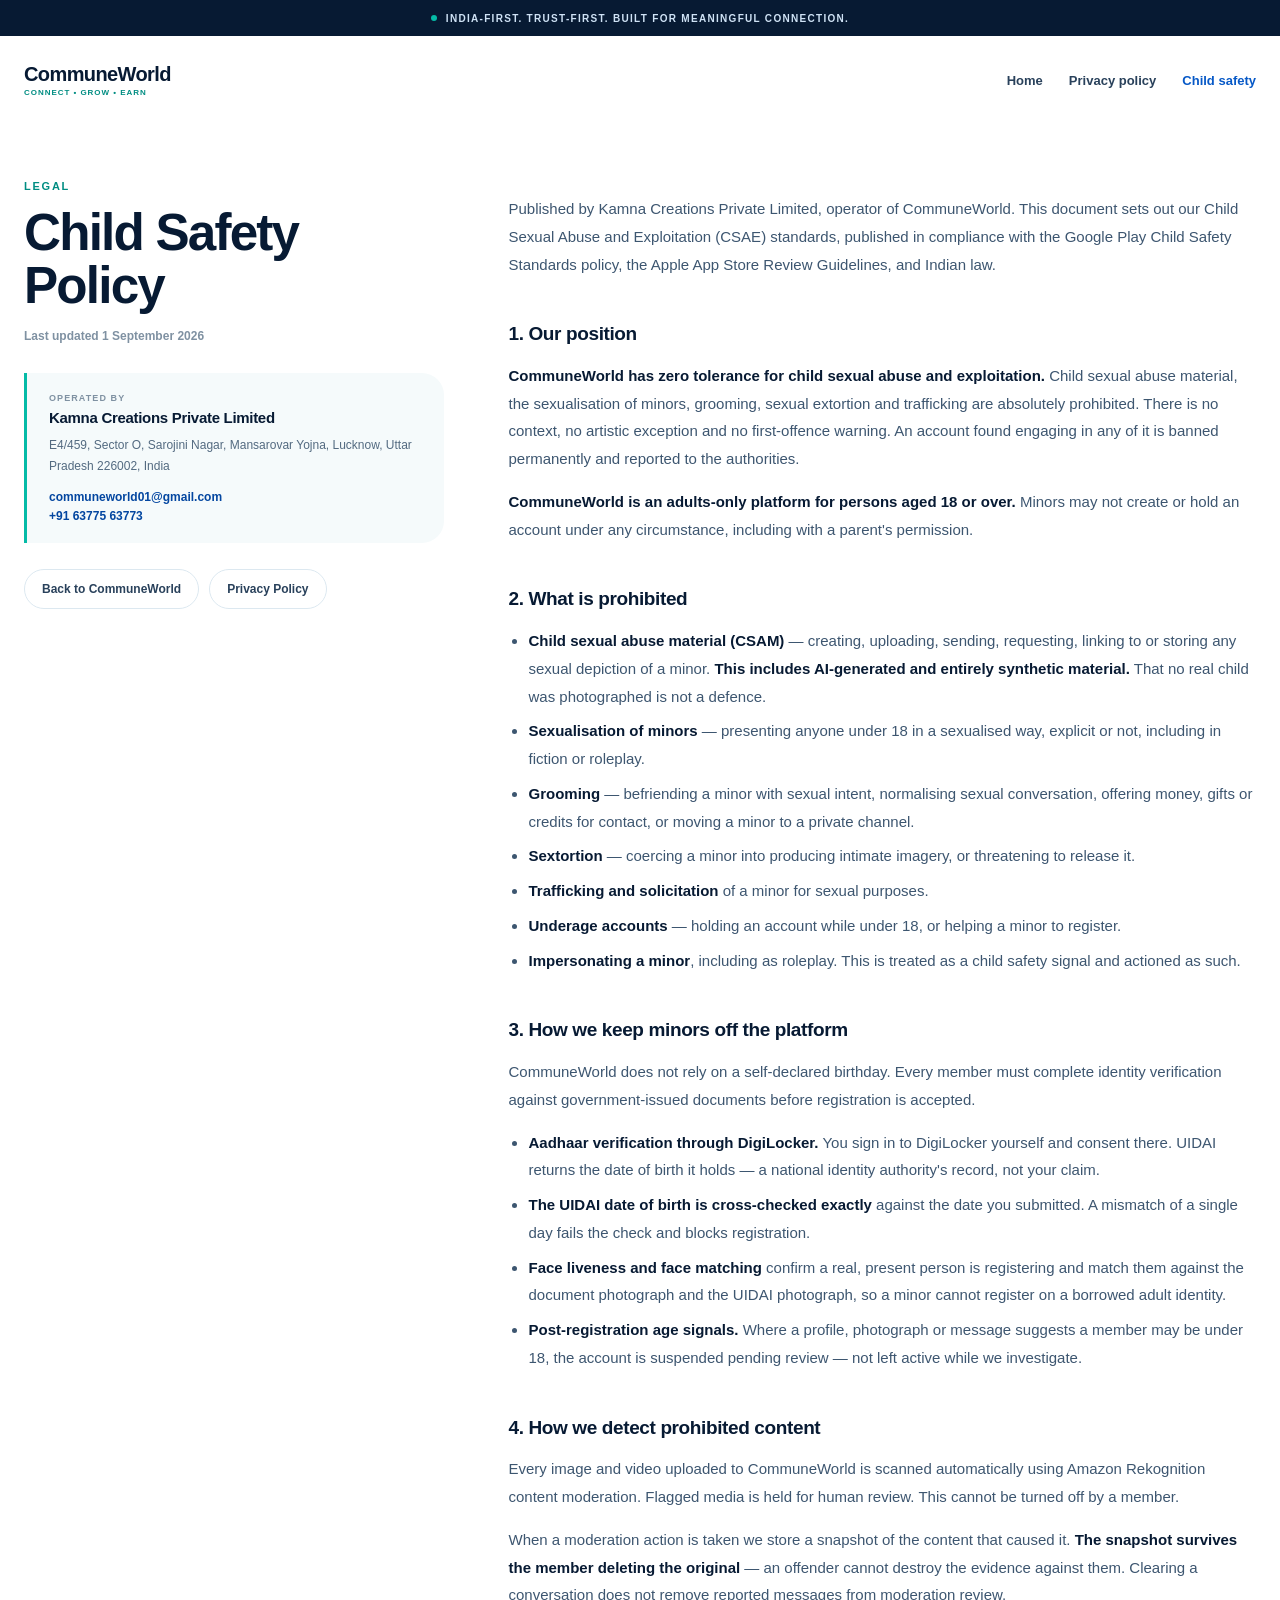
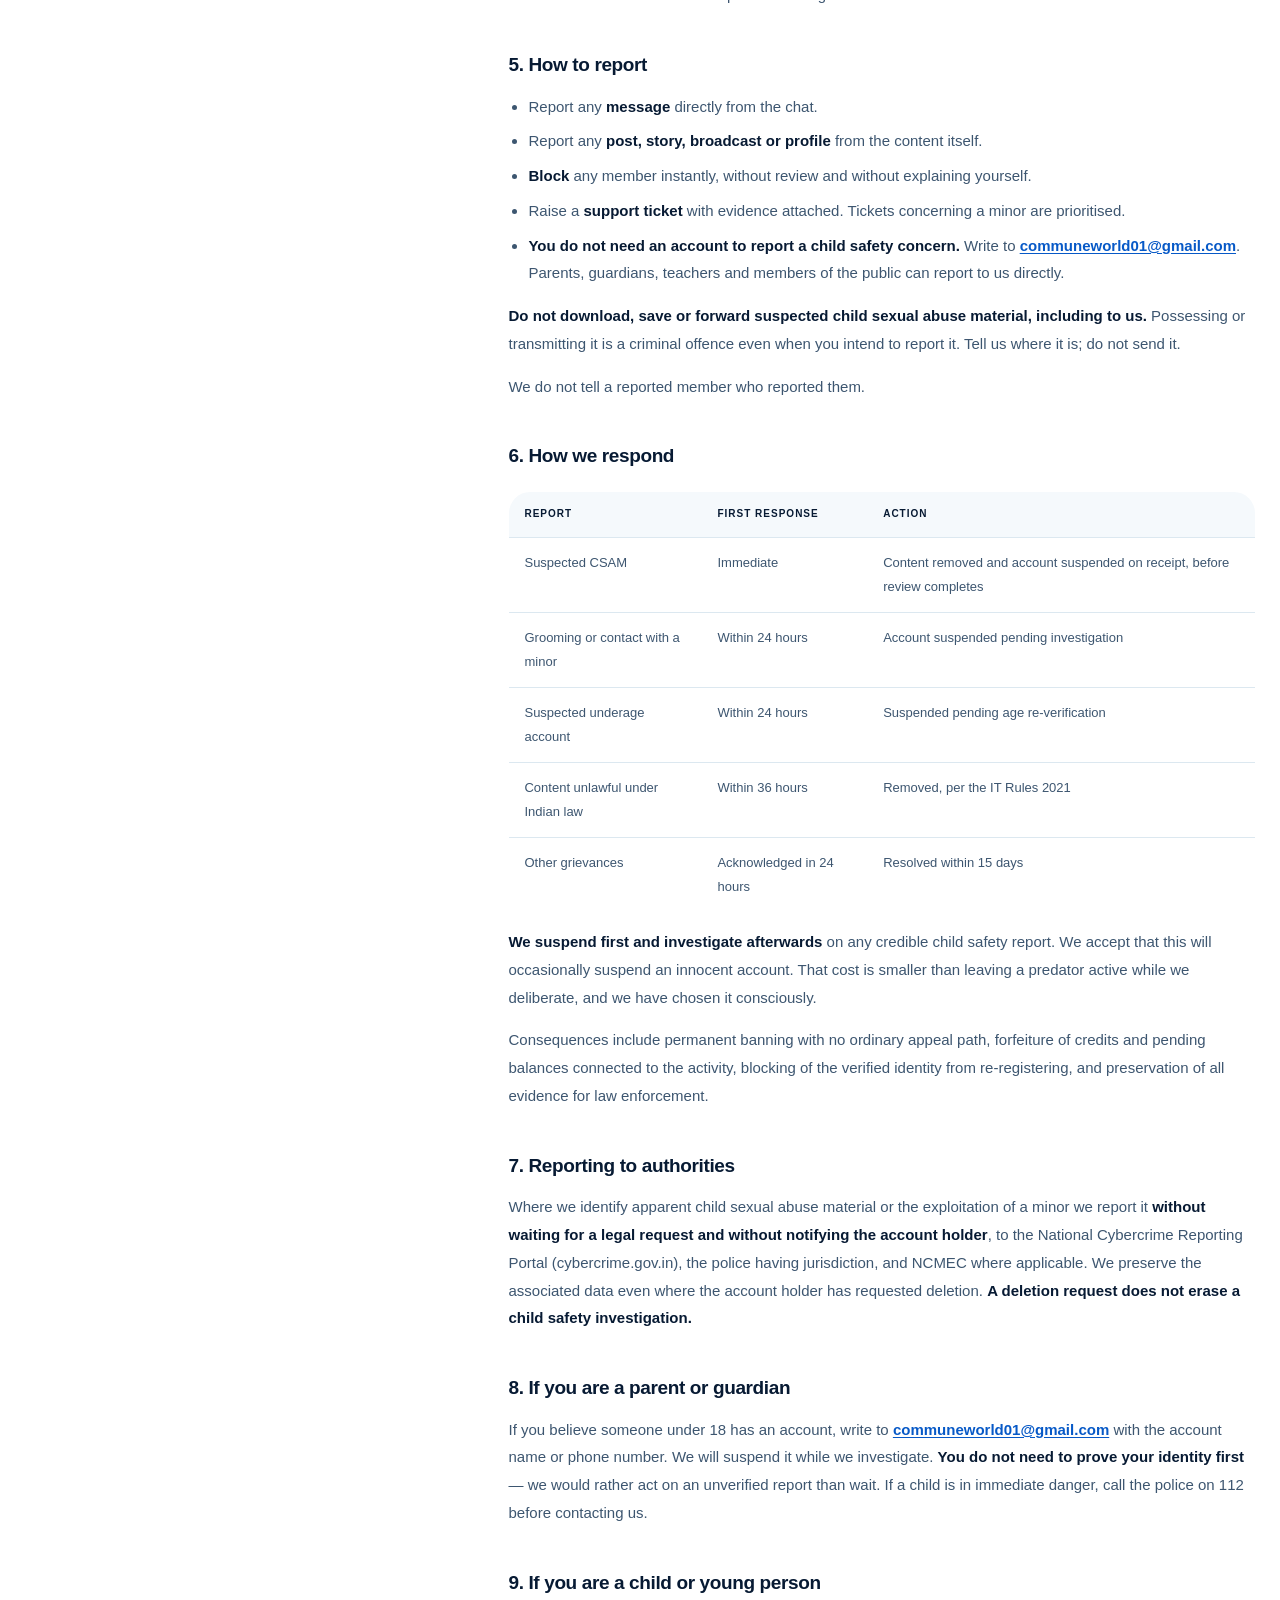
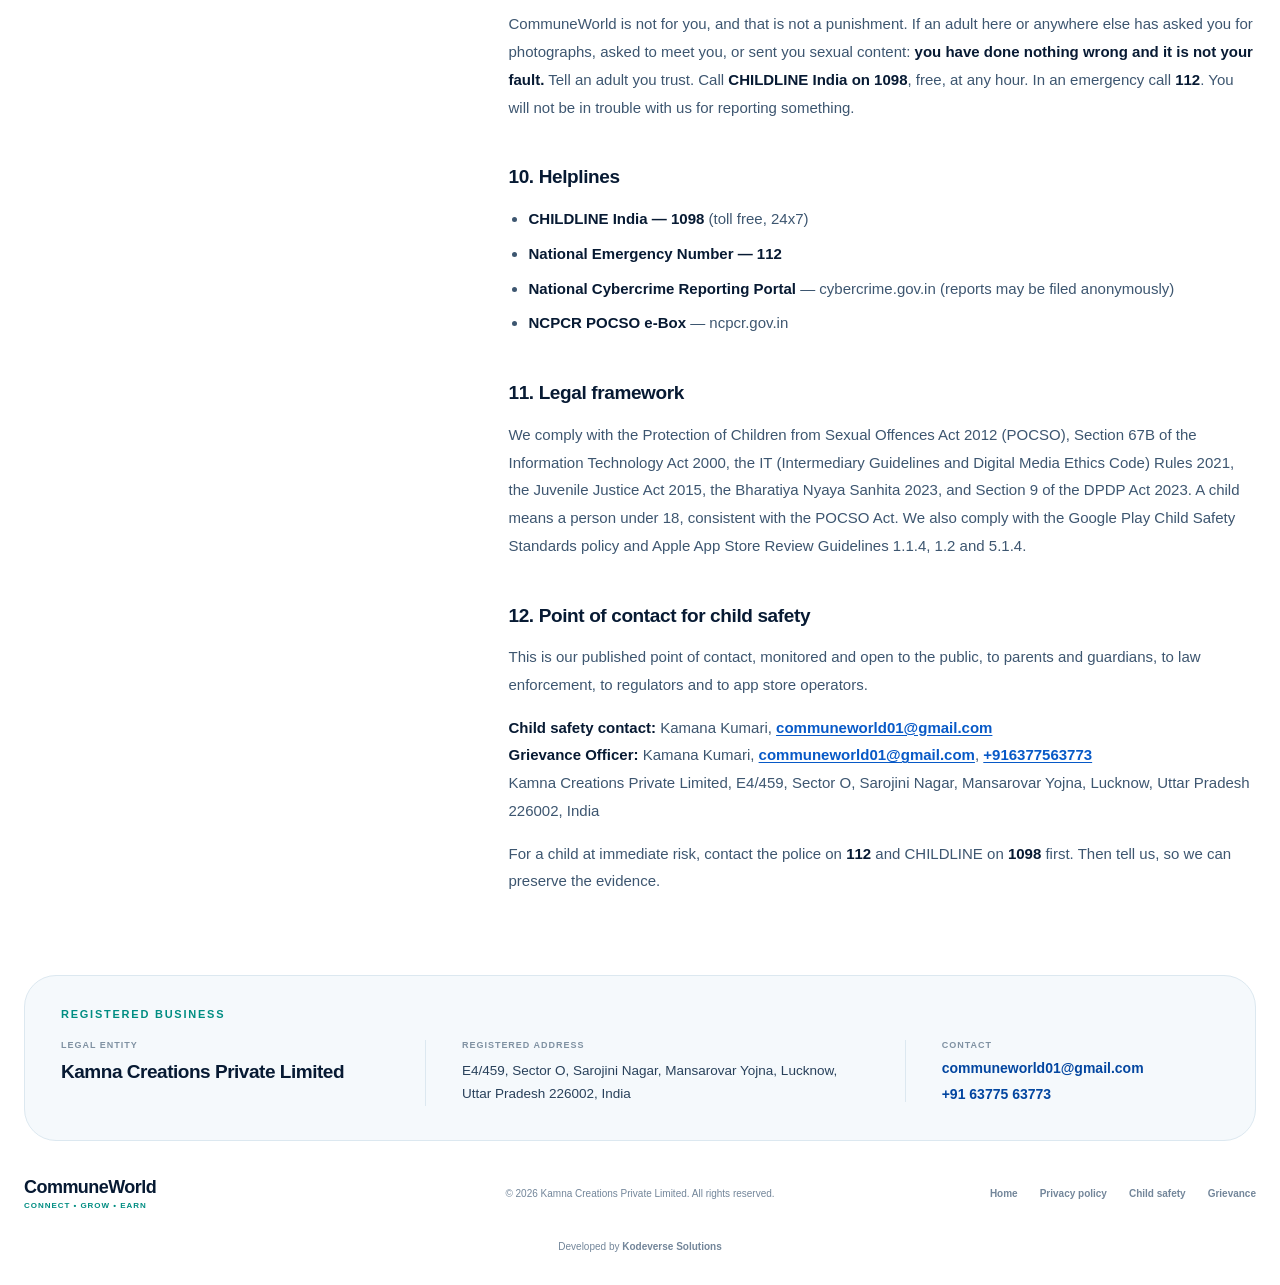
<file: child-safety-policy/index.html>
<!DOCTYPE html>
<!-- Standalone CommuneWorld policy page. Renders the live text from the
     content API, and ships a complete copy of the policy inline so the page
     is never blank if that request fails. -->
<html lang="en">
<head>
<meta charset="utf-8"/>
<meta name="viewport" content="width=device-width, initial-scale=1"/>
<title>Child Safety Policy — CommuneWorld</title>
<meta name="description" content="CommuneWorld's child sexual abuse and exploitation (CSAE) standards, age assurance, reporting routes and published child safety point of contact."/>
<link rel="canonical" href="https://www.communeworld.com/child-safety-policy"/>
<meta property="og:title" content="Child Safety Policy — CommuneWorld"/>
<meta property="og:description" content="CommuneWorld's child sexual abuse and exploitation (CSAE) standards, age assurance, reporting routes and published child safety point of contact."/>
<meta property="og:url" content="https://www.communeworld.com/child-safety-policy"/>
<meta property="og:site_name" content="CommuneWorld"/>
<meta property="og:type" content="website"/>
<meta property="og:locale" content="en_IN"/>
<meta name="twitter:card" content="summary_large_image"/>
<link rel="shortcut icon" href="https://www.communeworld.com/brand/communeworld-logo.jpg"/>
<link rel="icon" href="https://www.communeworld.com/brand/communeworld-logo.jpg"/>
<script type="application/ld+json">
{
  "@context": "https://schema.org",
  "@type": "Organization",
  "name": "CommuneWorld",
  "legalName": "Kamna Creations Private Limited",
  "url": "https://www.communeworld.com",
  "email": "communeworld01@gmail.com",
  "telephone": "+916377563773",
  "address": {
    "@type": "PostalAddress",
    "streetAddress": "E4/459, Sector O, Sarojini Nagar, Mansarovar Yojna",
    "addressLocality": "Lucknow",
    "addressRegion": "Uttar Pradesh",
    "postalCode": "226002",
    "addressCountry": "IN"
  }
}
</script>
<style>
    :root{
      --ink:#071a33;--ink-soft:#29415b;--blue:#0759c7;--blue-deep:#0346a0;
      --teal:#05bba7;--teal-deep:#008d82;--mint:#d9fbf5;--sky:#e8f4ff;
      --paper:#fff;--cloud:#f5f9fc;--line:#dce8f0;
      --radius-lg:32px;--radius-md:22px;--shadow-soft:0 24px 80px #0835621a;
    }
    *{box-sizing:border-box}
    html{scroll-behavior:smooth;background:var(--paper)}
    body{margin:0;background:var(--paper);color:var(--ink);
      -webkit-font-smoothing:antialiased;text-rendering:optimizelegibility;
      font-family:Avenir Next,Segoe UI,Arial,Helvetica,sans-serif}
    a{color:inherit;text-decoration:none}
    .kicker{color:var(--teal-deep);letter-spacing:.16em;text-transform:uppercase;font-size:11px;font-weight:800;margin:0}

    /* ---- announcement + header (mirrors the home page) ---- */
    .announcement{display:flex;align-items:center;justify-content:center;gap:9px;
      min-height:36px;background:var(--ink);color:#cfe2f5;font-size:10px;
      letter-spacing:.13em;text-transform:uppercase;font-weight:700}
    .announcement-dot{width:6px;height:6px;border-radius:999px;background:var(--teal)}
    .site-header{display:flex;align-items:center;justify-content:space-between;gap:24px;
      width:min(100% - 48px,1400px);margin:0 auto;min-height:88px}
    .brand-link{display:flex;flex-direction:column;gap:2px}
    .brand-link strong{font-size:20px;letter-spacing:-.03em;font-weight:850}
    .brand-link span{font-size:8px;letter-spacing:.12em;font-weight:800;color:var(--teal-deep)}
    .nav-links{display:flex;gap:26px;font-size:13px;font-weight:700;color:var(--ink-soft)}
    .nav-links a{transition:color .18s}
    .nav-links a:hover{color:var(--teal-deep)}
    .nav-links a[aria-current="page"]{color:var(--blue)}

    /* ---- policy head ---- */
    .policy{width:min(100% - 48px,1400px);margin:0 auto;padding:56px 0 24px;
      display:grid;grid-template-columns:minmax(0,.9fr) minmax(0,1.6fr);gap:64px;align-items:start}
    .policy-head{position:sticky;top:34px}
    .policy-head h1{margin:14px 0 0;font-size:clamp(38px,4vw,52px);letter-spacing:-.035em;line-height:1.04}
    .policy-meta{margin:16px 0 0;color:#7f91a2;font-size:12px;font-weight:700}
    .policy-entity{margin-top:30px;padding:20px 22px;border-left:3px solid var(--teal);
      background:#f5fafb;border-radius:0 var(--radius-md) var(--radius-md) 0}
    .policy-entity .entity-label{display:block;color:#7f91a2;letter-spacing:.12em;
      text-transform:uppercase;font-size:9px;font-weight:750}
    .policy-entity strong{display:block;margin-top:6px;font-size:15px;letter-spacing:-.02em}
    .policy-entity address{margin-top:9px;font-style:normal;font-size:12px;line-height:1.8;color:#536a80}
    .policy-entity .entity-contact{display:flex;flex-direction:column;gap:5px;margin-top:12px;
      font-size:12px;font-weight:750;color:var(--blue-deep)}
    .policy-entity .entity-contact a:hover{color:var(--teal-deep);text-decoration:underline}
    .policy-nav{display:flex;flex-wrap:wrap;gap:10px;margin-top:26px}
    .policy-nav a{display:inline-flex;align-items:center;min-height:40px;padding:0 17px;
      border-radius:999px;border:1px solid var(--line);font-size:12px;font-weight:750;
      color:var(--ink-soft);transition:border-color .18s,color .18s,background .18s}
    .policy-nav a:hover{border-color:var(--teal);color:var(--teal-deep);background:var(--mint)}

    /* ---- rendered policy body ---- */
    .policy-content{max-width:760px;color:#3d5670;font-size:15px;line-height:1.85}
    .policy-content h2{margin:44px 0 0;font-size:26px;letter-spacing:-.025em;color:var(--ink);line-height:1.2}
    .policy-content h3{margin:44px 0 0;font-size:19px;letter-spacing:-.02em;color:var(--ink);line-height:1.3}
    .policy-content h3:first-child,.policy-content h2:first-child{margin-top:0}
    .policy-content p{margin:15px 0 0}
    .policy-content ul,.policy-content ol{margin:15px 0 0;padding-left:20px}
    .policy-content li{margin-top:7px}
    .policy-content li>p{margin:0}
    .policy-content strong{color:var(--ink);font-weight:800}
    .policy-content a{color:var(--blue);font-weight:700;text-decoration:underline;text-underline-offset:2px}
    .policy-content a:hover{color:var(--teal-deep)}
    .policy-content table{width:100%;margin-top:22px;border-collapse:collapse;font-size:13px;
      border:1px solid var(--line);border-radius:var(--radius-md);overflow:hidden}
    .policy-content th{background:var(--cloud);color:var(--ink);text-align:left;font-weight:800;
      font-size:10px;letter-spacing:.1em;text-transform:uppercase}
    .policy-content th,.policy-content td{padding:13px 15px;border-bottom:1px solid var(--line);vertical-align:top}
    .policy-content tr:last-child td{border-bottom:0}
    .policy-content td p,.policy-content th p{margin:0}
    .table-scroll{overflow-x:auto}

    /* ---- registered business panel + footer ---- */
    .legal-strip{width:min(100% - 48px,1400px);margin:56px auto 26px;padding:32px 36px 34px;
      background:var(--cloud);border:1px solid var(--line);border-radius:var(--radius-lg)}
    .legal-strip>.kicker{margin-bottom:20px}
    .legal-grid{display:grid;grid-template-columns:1.1fr 1.45fr .95fr;align-items:start}
    .legal-item{display:flex;flex-direction:column;gap:10px;min-width:0;padding-right:36px}
    .legal-item+.legal-item{border-left:1px solid var(--line);padding-left:36px}
    .legal-item:last-child{padding-right:0}
    .legal-label{color:#7f91a2;letter-spacing:.11em;text-transform:uppercase;font-size:9px;font-weight:800}
    .legal-item strong{color:var(--ink);font-size:19px;letter-spacing:-.025em;font-weight:850;line-height:1.25}
    .legal-item address{max-width:400px;font-style:normal;font-size:13.5px;line-height:1.7;color:var(--ink-soft)}
    .legal-item a{width:fit-content;color:var(--blue-deep);font-size:14px;font-weight:750;transition:color .18s}
    .legal-item a:hover{color:var(--teal-deep);text-decoration:underline;text-underline-offset:3px}
    footer{display:grid;grid-template-columns:1fr auto 1fr;align-items:center;gap:24px;
      width:min(100% - 48px,1400px);margin:0 auto;min-height:118px;font-size:10px;color:#73869a}
    .footer-brand{display:flex;flex-direction:column;gap:3px}
    .footer-brand strong{color:var(--ink);font-size:18px;letter-spacing:-.03em}
    .footer-brand span{color:var(--teal-deep);font-size:8px;letter-spacing:.12em;font-weight:800}
    .footer-links{display:flex;flex-wrap:wrap;justify-content:flex-end;gap:22px;font-weight:700}
    .footer-links a{transition:color .18s}
    .footer-links a:hover{color:var(--teal-deep)}
    footer>.footer-credit{grid-area:auto/1/auto/-1;order:4;margin:-12px 0 0;padding-bottom:24px;text-align:center}
    .footer-credit a{font-weight:700;transition:color .18s}
    .footer-credit a:hover{color:var(--teal-deep)}

    @media (width<=960px){
      .policy{grid-template-columns:1fr;gap:40px;padding-top:44px}
      .policy-head{position:static}
      .legal-grid{grid-template-columns:1fr 1fr;gap:26px 34px}
      .legal-item{padding-right:0}
      .legal-item+.legal-item{border-left:0;padding-left:0}
      footer{grid-template-columns:1fr auto}
      footer>p{grid-area:2/1/auto/-1;text-align:left}
      footer>.footer-credit{grid-area:auto/1/auto/-1;text-align:left}
    }
    @media (width<=700px){
      .site-header,.policy,.legal-strip,footer{width:min(100% - 28px,1400px)}
      .announcement{min-height:32px;font-size:9px}
      .legal-strip{margin:38px auto 22px;padding:26px 22px 28px;border-radius:var(--radius-md)}
      .legal-grid{grid-template-columns:1fr;gap:22px}
      .policy-content{font-size:14px}
      footer{display:flex;flex-direction:column;align-items:flex-start;justify-content:center;
        gap:18px;min-height:170px}
      footer>p{order:3;padding:0}
      .footer-links{justify-content:flex-start}
    }
    @media (prefers-reduced-motion:reduce){
      html{scroll-behavior:auto}
      *,:before,:after{transition-duration:.01ms!important}
    }
</style>
</head>
<body data-slug="child-safety-policy">
<div class="announcement"><span class="announcement-dot"></span>India-first. Trust-first. Built for meaningful connection.</div>
<header class="site-header">
  <a class="brand-link" href="/" aria-label="CommuneWorld home"><strong>CommuneWorld</strong><span>CONNECT • GROW • EARN</span></a>
  <nav class="nav-links" aria-label="Primary navigation">
    <a href="/">Home</a>
    <a href="/privacy-policy">Privacy policy</a>
    <a href="/child-safety-policy" aria-current="page">Child safety</a>
  </nav>
</header>
<main class="policy">
  <div class="policy-head">
    <p class="kicker">LEGAL</p>
    <h1>Child Safety Policy</h1>
    <p class="policy-meta">Last updated <time id="policy-updated" datetime="2026-09-01T12:44:32.333Z">1 September 2026</time></p>
    <div class="policy-entity">
      <span class="entity-label">Operated by</span>
      <strong>Kamna Creations Private Limited</strong>
      <address>E4/459, Sector O, Sarojini Nagar, Mansarovar Yojna, Lucknow, Uttar Pradesh 226002, India</address>
      <div class="entity-contact">
        <a href="mailto:communeworld01@gmail.com">communeworld01@gmail.com</a>
        <a href="tel:+916377563773">+91 63775 63773</a>
      </div>
    </div>
    <div class="policy-nav">
      <a href="/">Back to CommuneWorld</a>
      <a href="/privacy-policy">Privacy Policy</a>
    </div>
  </div>
  <article class="policy-content" id="policy-content">
<h2>Child Safety Policy and CSAE Standards</h2><p><strong>Last updated: 1 September 2026</strong></p><p>Published by Kamna Creations Private Limited, operator of CommuneWorld. This document sets out our Child Sexual Abuse and Exploitation (CSAE) standards, published in compliance with the Google Play Child Safety Standards policy, the Apple App Store Review Guidelines, and Indian law.</p><h3>1. Our position</h3><p><strong>CommuneWorld has zero tolerance for child sexual abuse and exploitation.</strong> Child sexual abuse material, the sexualisation of minors, grooming, sexual extortion and trafficking are absolutely prohibited. There is no context, no artistic exception and no first-offence warning. An account found engaging in any of it is banned permanently and reported to the authorities.</p><p><strong>CommuneWorld is an adults-only platform for persons aged 18 or over.</strong> Minors may not create or hold an account under any circumstance, including with a parent's permission.</p><h3>2. What is prohibited</h3><ul><li><p><strong>Child sexual abuse material (CSAM)</strong> — creating, uploading, sending, requesting, linking to or storing any sexual depiction of a minor. <strong>This includes AI-generated and entirely synthetic material.</strong> That no real child was photographed is not a defence.</p></li><li><p><strong>Sexualisation of minors</strong> — presenting anyone under 18 in a sexualised way, explicit or not, including in fiction or roleplay.</p></li><li><p><strong>Grooming</strong> — befriending a minor with sexual intent, normalising sexual conversation, offering money, gifts or credits for contact, or moving a minor to a private channel.</p></li><li><p><strong>Sextortion</strong> — coercing a minor into producing intimate imagery, or threatening to release it.</p></li><li><p><strong>Trafficking and solicitation</strong> of a minor for sexual purposes.</p></li><li><p><strong>Underage accounts</strong> — holding an account while under 18, or helping a minor to register.</p></li><li><p><strong>Impersonating a minor</strong>, including as roleplay. This is treated as a child safety signal and actioned as such.</p></li></ul><h3>3. How we keep minors off the platform</h3><p>CommuneWorld does not rely on a self-declared birthday. Every member must complete identity verification against government-issued documents before registration is accepted.</p><ul><li><p><strong>Aadhaar verification through DigiLocker.</strong> You sign in to DigiLocker yourself and consent there. UIDAI returns the date of birth it holds — a national identity authority's record, not your claim.</p></li><li><p><strong>The UIDAI date of birth is cross-checked exactly</strong> against the date you submitted. A mismatch of a single day fails the check and blocks registration.</p></li><li><p><strong>Face liveness and face matching</strong> confirm a real, present person is registering and match them against the document photograph and the UIDAI photograph, so a minor cannot register on a borrowed adult identity.</p></li><li><p><strong>Post-registration age signals.</strong> Where a profile, photograph or message suggests a member may be under 18, the account is suspended pending review — not left active while we investigate.</p></li></ul><h3>4. How we detect prohibited content</h3><p>Every image and video uploaded to CommuneWorld is scanned automatically using Amazon Rekognition content moderation. Flagged media is held for human review. This cannot be turned off by a member.</p><p>When a moderation action is taken we store a snapshot of the content that caused it. <strong>The snapshot survives the member deleting the original</strong> — an offender cannot destroy the evidence against them. Clearing a conversation does not remove reported messages from moderation review.</p><h3>5. How to report</h3><ul><li><p>Report any <strong>message</strong> directly from the chat.</p></li><li><p>Report any <strong>post, story, broadcast or profile</strong> from the content itself.</p></li><li><p><strong>Block</strong> any member instantly, without review and without explaining yourself.</p></li><li><p>Raise a <strong>support ticket</strong> with evidence attached. Tickets concerning a minor are prioritised.</p></li><li><p><strong>You do not need an account to report a child safety concern.</strong> Write to communeworld01@gmail.com. Parents, guardians, teachers and members of the public can report to us directly.</p></li></ul><p><strong>Do not download, save or forward suspected child sexual abuse material, including to us.</strong> Possessing or transmitting it is a criminal offence even when you intend to report it. Tell us where it is; do not send it.</p><p>We do not tell a reported member who reported them.</p><h3>6. How we respond</h3><table><tbody><tr><th><p>Report</p></th><th><p>First response</p></th><th><p>Action</p></th></tr><tr><td><p>Suspected CSAM</p></td><td><p>Immediate</p></td><td><p>Content removed and account suspended on receipt, before review completes</p></td></tr><tr><td><p>Grooming or contact with a minor</p></td><td><p>Within 24 hours</p></td><td><p>Account suspended pending investigation</p></td></tr><tr><td><p>Suspected underage account</p></td><td><p>Within 24 hours</p></td><td><p>Suspended pending age re-verification</p></td></tr><tr><td><p>Content unlawful under Indian law</p></td><td><p>Within 36 hours</p></td><td><p>Removed, per the IT Rules 2021</p></td></tr><tr><td><p>Other grievances</p></td><td><p>Acknowledged in 24 hours</p></td><td><p>Resolved within 15 days</p></td></tr></tbody></table><p><strong>We suspend first and investigate afterwards</strong> on any credible child safety report. We accept that this will occasionally suspend an innocent account. That cost is smaller than leaving a predator active while we deliberate, and we have chosen it consciously.</p><p>Consequences include permanent banning with no ordinary appeal path, forfeiture of credits and pending balances connected to the activity, blocking of the verified identity from re-registering, and preservation of all evidence for law enforcement.</p><h3>7. Reporting to authorities</h3><p>Where we identify apparent child sexual abuse material or the exploitation of a minor we report it <strong>without waiting for a legal request and without notifying the account holder</strong>, to the National Cybercrime Reporting Portal (cybercrime.gov.in), the police having jurisdiction, and NCMEC where applicable. We preserve the associated data even where the account holder has requested deletion. <strong>A deletion request does not erase a child safety investigation.</strong></p><h3>8. If you are a parent or guardian</h3><p>If you believe someone under 18 has an account, write to communeworld01@gmail.com with the account name or phone number. We will suspend it while we investigate. <strong>You do not need to prove your identity first</strong> — we would rather act on an unverified report than wait. If a child is in immediate danger, call the police on 112 before contacting us.</p><h3>9. If you are a child or young person</h3><p>CommuneWorld is not for you, and that is not a punishment. If an adult here or anywhere else has asked you for photographs, asked to meet you, or sent you sexual content: <strong>you have done nothing wrong and it is not your fault.</strong> Tell an adult you trust. Call <strong>CHILDLINE India on 1098</strong>, free, at any hour. In an emergency call <strong>112</strong>. You will not be in trouble with us for reporting something.</p><h3>10. Helplines</h3><ul><li><p><strong>CHILDLINE India — 1098</strong> (toll free, 24x7)</p></li><li><p><strong>National Emergency Number — 112</strong></p></li><li><p><strong>National Cybercrime Reporting Portal</strong> — cybercrime.gov.in (reports may be filed anonymously)</p></li><li><p><strong>NCPCR POCSO e-Box</strong> — ncpcr.gov.in</p></li></ul><h3>11. Legal framework</h3><p>We comply with the Protection of Children from Sexual Offences Act 2012 (POCSO), Section 67B of the Information Technology Act 2000, the IT (Intermediary Guidelines and Digital Media Ethics Code) Rules 2021, the Juvenile Justice Act 2015, the Bharatiya Nyaya Sanhita 2023, and Section 9 of the DPDP Act 2023. A child means a person under 18, consistent with the POCSO Act. We also comply with the Google Play Child Safety Standards policy and Apple App Store Review Guidelines 1.1.4, 1.2 and 5.1.4.</p><h3>12. Point of contact for child safety</h3><p>This is our published point of contact, monitored and open to the public, to parents and guardians, to law enforcement, to regulators and to app store operators.</p><p><strong>Child safety contact:</strong> Kamana Kumari, communeworld01@gmail.com<br /><strong>Grievance Officer:</strong> Kamana Kumari, communeworld01@gmail.com, +916377563773<br />Kamna Creations Private Limited, E4/459, Sector O, Sarojini Nagar, Mansarovar Yojna, Lucknow, Uttar Pradesh 226002, India</p><p>For a child at immediate risk, contact the police on <strong>112</strong> and CHILDLINE on <strong>1098</strong> first. Then tell us, so we can preserve the evidence.</p>
  </article>
</main>
<section class="legal-strip" id="legal" aria-label="Registered business details">
  <p class="kicker">Registered business</p>
  <div class="legal-grid">
    <div class="legal-item">
      <span class="legal-label">Legal entity</span>
      <strong>Kamna Creations Private Limited</strong>
    </div>
    <div class="legal-item">
      <span class="legal-label">Registered address</span>
      <address>E4/459, Sector O, Sarojini Nagar, Mansarovar Yojna, Lucknow, Uttar Pradesh 226002, India</address>
    </div>
    <div class="legal-item">
      <span class="legal-label">Contact</span>
      <a href="mailto:communeworld01@gmail.com">communeworld01@gmail.com</a>
      <a href="tel:+916377563773">+91 63775 63773</a>
    </div>
  </div>
</section>
<footer>
  <div class="footer-brand"><strong>CommuneWorld</strong><span>CONNECT • GROW • EARN</span></div>
  <p>© 2026 Kamna Creations Private Limited. All rights reserved.</p>
  <div class="footer-links">
    <a href="/">Home</a>
    <a href="/privacy-policy">Privacy policy</a>
    <a href="/child-safety-policy">Child safety</a>
    <a href="mailto:communeworld01@gmail.com">Grievance</a>
  </div>
  <p class="footer-credit">Developed by <a href="https://kodeversesolutions.com/" target="_blank" rel="noopener">Kodeverse Solutions</a></p>
</footer>
<script>
/* Fetches the live policy text from the CommuneWorld content API and renders it.
   The page already ships a complete copy of the policy in the markup below, so if
   the API is unreachable the visitor (or an app-store / payment-gateway reviewer)
   still sees the full policy. The fetch only ever replaces good content with newer
   good content -- it never blanks the page. */
(function () {
  var API_BASE = 'https://api.communeworld.com/api/content-pages/';
  var CONTACT_EMAIL = 'communeworld01@gmail.com';

  var body = document.body;
  var slug = body.getAttribute('data-slug');
  var target = document.getElementById('policy-content');
  var stamp = document.getElementById('policy-updated');
  var heading = document.querySelector('.policy-head h1');
  var pageTitle = heading ? heading.textContent.trim().toLowerCase() : '';

  /* Tags and attributes we are willing to render. Anything else is dropped, so a
     compromised or mistyped CMS entry cannot inject script into this page. */
  var ALLOWED_TAGS = ('h1 h2 h3 h4 h5 h6 p div span section article ul ol li dl dt dd ' +
    'strong b em i u s small sub sup br hr a blockquote code pre figure figcaption ' +
    'table thead tbody tfoot tr th td caption colgroup col img').toUpperCase().split(' ');
  var ALLOWED_ATTRS = ['href', 'title', 'alt', 'src', 'colspan', 'rowspan', 'span', 'datetime'];

  function sanitize(root) {
    var nodes = Array.prototype.slice.call(root.querySelectorAll('*'));
    nodes.forEach(function (el) {
      if (ALLOWED_TAGS.indexOf(el.tagName) === -1) {
        if (el.parentNode) el.parentNode.removeChild(el);
        return;
      }
      Array.prototype.slice.call(el.attributes).forEach(function (attr) {
        var name = attr.name.toLowerCase();
        var value = (attr.value || '').trim();
        var unsafeUrl = (name === 'href' || name === 'src') && /^(javascript|data|vbscript):/i.test(value);
        if (ALLOWED_ATTRS.indexOf(name) === -1 || unsafeUrl) el.removeAttribute(attr.name);
      });
      if (el.tagName === 'A' && el.getAttribute('href')) {
        var href = el.getAttribute('href');
        if (/^https?:/i.test(href)) {
          el.setAttribute('target', '_blank');
          el.setAttribute('rel', 'noopener noreferrer');
        }
      }
    });
    return root;
  }

  function textNodes(root) {
    var walker = document.createTreeWalker(root, NodeFilter.SHOW_TEXT, null, false);
    var out = [], node;
    while ((node = walker.nextNode())) out.push(node);
    return out;
  }

  /* The stored copy still carries editorial placeholders such as [CSAE EMAIL].
     Publishing those verbatim would defeat the purpose of the page, so they are
     resolved to the published contact address at render time. Remove this once
     the placeholders are fixed in the CMS. */
  function resolvePlaceholders(root) {
    textNodes(root).forEach(function (node) {
      if (node.nodeValue.indexOf('[') === -1) return;
      node.nodeValue = node.nodeValue
        .replace(/\[\s*(?:DPO|GRIEVANCE|CSAE|SUPPORT|CONTACT)\s+EMAIL\s*\]/gi, CONTACT_EMAIL);
    });
  }

  /* Turns bare email addresses and the published phone number into real links. */
  function linkify(root) {
    var pattern = /([A-Za-z0-9._%+-]+@[A-Za-z0-9.-]+\.[A-Za-z]{2,})|(\+91[\s-]?\d{5}[\s-]?\d{5})/g;
    textNodes(root).forEach(function (node) {
      var parent = node.parentNode;
      if (!parent || (parent.closest && parent.closest('a'))) return;
      var text = node.nodeValue;
      pattern.lastIndex = 0;
      if (!pattern.test(text)) return;

      pattern.lastIndex = 0;
      var frag = document.createDocumentFragment();
      var last = 0, match;
      while ((match = pattern.exec(text))) {
        if (match.index > last) frag.appendChild(document.createTextNode(text.slice(last, match.index)));
        var link = document.createElement('a');
        link.textContent = match[0];
        link.setAttribute('href', match[1] ? 'mailto:' + match[1] : 'tel:' + match[0].replace(/[\s-]/g, ''));
        frag.appendChild(link);
        last = match.index + match[0].length;
      }
      if (last < text.length) frag.appendChild(document.createTextNode(text.slice(last)));
      parent.replaceChild(frag, node);
    });
  }

  /* The stored content repeats the policy title and its own "Last updated" line.
     Both are already rendered in the page header, so drop the duplicates. */
  function dropDuplicateLede(root) {
    var first = root.firstElementChild;
    if (first && /^H[1-3]$/.test(first.tagName) &&
        first.textContent.trim().toLowerCase().indexOf(pageTitle) === 0) {
      root.removeChild(first);
    }
    var next = root.firstElementChild;
    if (next && next.tagName === 'P' && /last\s+updated/i.test(next.textContent)) {
      root.removeChild(next);
    }
  }

  /* Wide tables must scroll inside their own box rather than the page. */
  function wrapTables(root) {
    Array.prototype.slice.call(root.querySelectorAll('table')).forEach(function (table) {
      if (table.parentNode && table.parentNode.classList.contains('table-scroll')) return;
      var box = document.createElement('div');
      box.className = 'table-scroll';
      table.parentNode.insertBefore(box, table);
      box.appendChild(table);
    });
  }

  function polish(root) {
    dropDuplicateLede(root);
    resolvePlaceholders(root);
    linkify(root);
    wrapTables(root);
  }

  function setUpdated(iso) {
    if (!stamp || !iso) return;
    var date = new Date(iso);
    if (isNaN(date.getTime())) return;
    stamp.textContent = date.toLocaleDateString('en-GB', { day: 'numeric', month: 'long', year: 'numeric' });
    stamp.setAttribute('datetime', iso);
  }

  /* Clean up the copy that shipped with the page, so it reads identically to the
     live one even when the request below never completes. */
  if (target) polish(target);

  if (!target || !slug || typeof fetch !== 'function') return;

  fetch(API_BASE + slug, { headers: { Accept: 'application/json' }, credentials: 'omit' })
    .then(function (response) {
      if (!response.ok) throw new Error('HTTP ' + response.status);
      return response.json();
    })
    .then(function (payload) {
      var data = payload && payload.data;
      if (!data || typeof data.content !== 'string' || data.content.trim().length < 200) {
        throw new Error('empty content');
      }
      var parsed = new DOMParser().parseFromString('<div>' + data.content + '</div>', 'text/html');
      var incoming = parsed.body.firstElementChild;
      sanitize(incoming);
      polish(incoming);
      if (!incoming.textContent.trim()) throw new Error('nothing left to render');

      target.textContent = '';
      while (incoming.firstChild) target.appendChild(document.adoptNode(incoming.firstChild));
      setUpdated(data.updated_at);
      body.setAttribute('data-source', 'live');
    })
    .catch(function () {
      /* Keep the copy that shipped with the page. */
      body.setAttribute('data-source', 'builtin');
    });
})();
</script>
</body>
</html>
</file>
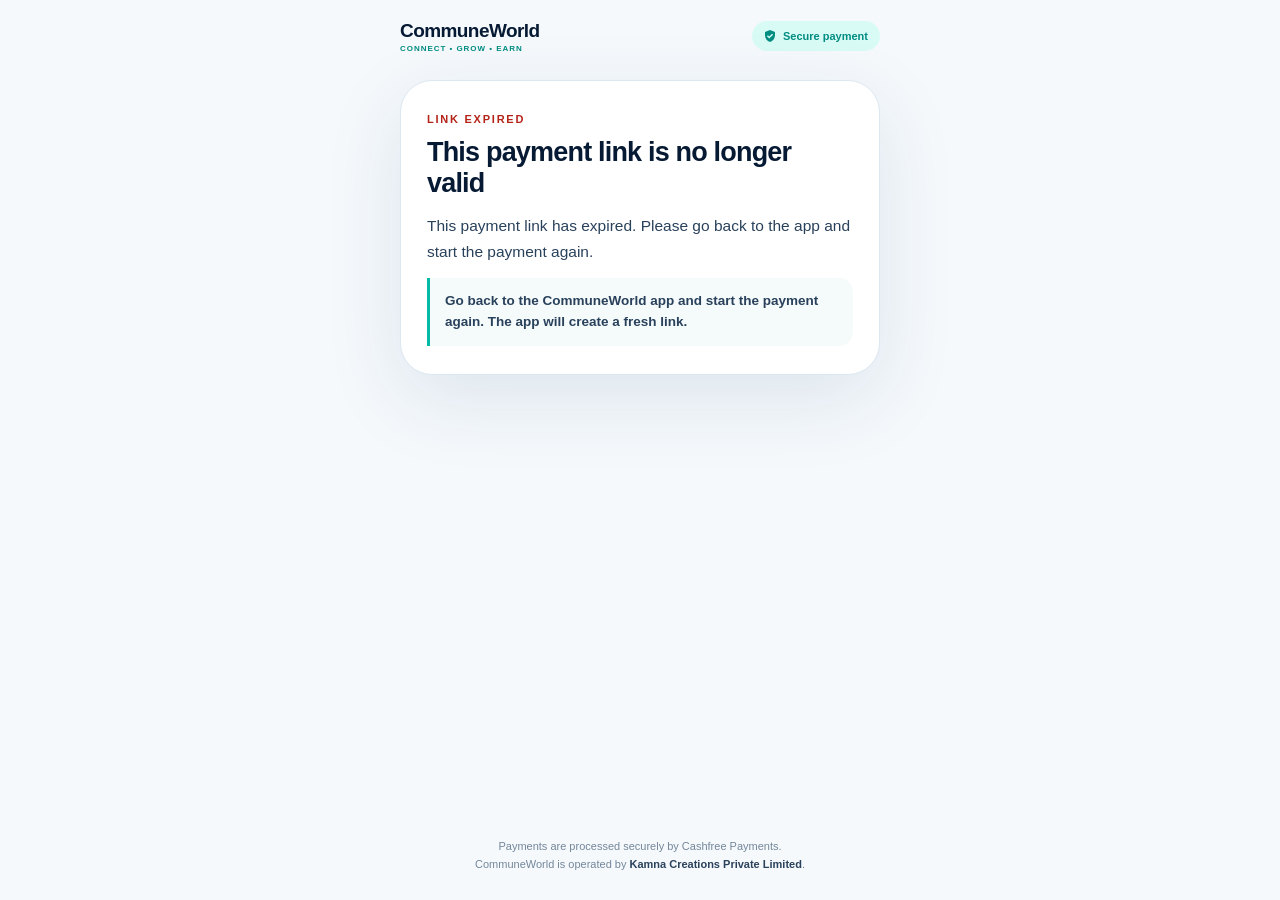
<file: payments/index.html>
<!DOCTYPE html>
<!-- CommuneWorld payment page. Opened by the mobile app inside a webview at
     /payments?token=<64 hex>. It creates the Cashfree order for that one-time
     token and opens Cashfree checkout in the same webview. It never decides
     whether a payment succeeded -- the app does that after Cashfree redirects.
     Generated by tools/payment-page/build-page.sh -- edit the sources there. -->
<html lang="en">
<head>
<meta charset="utf-8"/>
<meta name="viewport" content="width=device-width, initial-scale=1, viewport-fit=cover"/>
<meta name="referrer" content="no-referrer"/>
<meta name="robots" content="noindex, nofollow"/>
<meta name="theme-color" content="#f5f9fc"/>
<title>Secure payment — CommuneWorld</title>
<link rel="icon" href="https://www.communeworld.com/brand/communeworld-logo.jpg"/>
<style>
    :root{
      --ink:#071a33;--ink-soft:#29415b;--blue:#0759c7;--blue-deep:#0346a0;
      --teal:#05bba7;--teal-deep:#008d82;--mint:#d9fbf5;--sky:#e8f4ff;
      --paper:#fff;--cloud:#f5f9fc;--line:#dce8f0;--danger:#b42318;--danger-soft:#fef3f2;
      --radius-lg:32px;--radius-md:22px;--shadow-soft:0 24px 80px #0835621a;
    }
    *{box-sizing:border-box}
    [hidden]{display:none!important}
    html{background:var(--cloud)}
    body{margin:0;min-height:100vh;min-height:100dvh;display:flex;flex-direction:column;
      background:var(--cloud);color:var(--ink);
      -webkit-font-smoothing:antialiased;text-rendering:optimizelegibility;
      font-family:Avenir Next,Segoe UI,Arial,Helvetica,sans-serif;
      padding:env(safe-area-inset-top) env(safe-area-inset-right) env(safe-area-inset-bottom) env(safe-area-inset-left)}
    .kicker{color:var(--teal-deep);letter-spacing:.16em;text-transform:uppercase;font-size:11px;font-weight:800;margin:0}

    /* ---- header: brand only, no navigation -- this page runs inside the app's webview ---- */
    .pay-header{display:flex;align-items:center;justify-content:space-between;gap:16px;
      width:min(100% - 32px,480px);margin:0 auto;min-height:72px}
    .brand{display:flex;flex-direction:column;gap:2px}
    .brand strong{font-size:19px;letter-spacing:-.03em;font-weight:850}
    .brand span{font-size:8px;letter-spacing:.12em;font-weight:800;color:var(--teal-deep)}
    .secure-badge{display:inline-flex;align-items:center;gap:7px;min-height:30px;padding:0 12px;
      border-radius:999px;background:var(--mint);color:var(--teal-deep);font-size:11px;font-weight:800;white-space:nowrap}
    .secure-badge svg{width:12px;height:12px}

    /* ---- the card ---- */
    .pay{flex:1;width:min(100% - 32px,480px);margin:0 auto;padding:8px 0 24px}
    .pay-card{background:var(--paper);border:1px solid var(--line);border-radius:var(--radius-lg);
      box-shadow:var(--shadow-soft);padding:32px 26px 28px}
    .pay-card h1{margin:12px 0 0;font-size:27px;letter-spacing:-.03em;line-height:1.15}

    .pay-loading{display:flex;flex-direction:column;align-items:center;gap:18px;padding:36px 0;
      text-align:center;color:var(--ink-soft);font-size:15px;font-weight:700}
    .spinner{width:36px;height:36px;border-radius:50%;border:3px solid var(--line);
      border-top-color:var(--teal);animation:spin .8s linear infinite}
    @keyframes spin{to{transform:rotate(360deg)}}

    .pay-amount{margin:22px 0 0;font-size:44px;font-weight:850;letter-spacing:-.04em;line-height:1}
    .pay-amount-note{margin:8px 0 0;color:#7f91a2;font-size:12px;font-weight:700}
    .pay-credits{margin:18px 0 0;padding:12px 15px;border-radius:14px;background:var(--sky);
      color:var(--blue-deep);font-size:14px;font-weight:750}
    .pay-breakdown{margin:24px 0 0;border-top:1px solid var(--line)}
    .pay-breakdown div{display:flex;justify-content:space-between;gap:16px;padding:12px 0;
      border-bottom:1px solid var(--line);font-size:14px}
    .pay-breakdown dt{color:var(--ink-soft)}
    .pay-breakdown dd{margin:0;font-weight:750;font-variant-numeric:tabular-nums}
    .pay-breakdown .total dt,.pay-breakdown .total dd{color:var(--ink);font-weight:850}

    .pay-button{display:flex;align-items:center;justify-content:center;width:100%;min-height:56px;
      margin-top:26px;padding:0 20px;border:0;border-radius:999px;background:var(--blue);color:#fff;
      font:inherit;font-size:16px;font-weight:800;letter-spacing:-.01em;cursor:pointer;
      -webkit-tap-highlight-color:transparent;transition:background .18s,opacity .18s}
    .pay-button:hover{background:var(--blue-deep)}
    .pay-button:focus-visible{outline:3px solid var(--teal);outline-offset:3px}
    .pay-button:disabled{opacity:.6;cursor:default;background:var(--blue)}
    .pay-button.secondary{background:var(--paper);color:var(--ink);border:1px solid var(--line)}
    .pay-button.secondary:hover{border-color:var(--teal);background:var(--mint)}
    .pay-button.secondary:disabled{background:var(--paper)}

    .pay-inline-error{margin:14px 0 0;padding:12px 15px;border-radius:14px;background:var(--danger-soft);
      color:var(--danger);font-size:13.5px;font-weight:700;line-height:1.55}
    .pay-fine{margin:16px 0 0;color:#7f91a2;font-size:12px;line-height:1.6;text-align:center}

    .pay-error-message{margin:14px 0 0;color:var(--ink-soft);font-size:15.5px;line-height:1.65}
    .pay-error-hint{margin:14px 0 0;padding:13px 15px;border-left:3px solid var(--teal);
      border-radius:0 14px 14px 0;background:#f5fafb;color:var(--ink-soft);font-size:13.5px;font-weight:700;line-height:1.55}
    .pay-card[data-tone="done"] .kicker{color:var(--teal-deep)}
    .pay-card[data-tone="problem"] .kicker{color:var(--danger)}

    /* ---- footer: the registered legal entity stays visible, as on every page ---- */
    .pay-footer{width:min(100% - 32px,480px);margin:0 auto;padding:4px 0 26px;
      color:#73869a;font-size:11px;line-height:1.7;text-align:center}
    .pay-footer strong{color:var(--ink-soft)}

    @media (width<=430px){
      .pay-card{padding:26px 20px 22px;border-radius:var(--radius-md)}
      .pay-card h1{font-size:24px}
      .pay-amount{font-size:40px}
    }
    @media (prefers-reduced-motion:reduce){
      .spinner{animation-duration:2.4s}
      *,:before,:after{transition-duration:.01ms!important}
    }
</style>
<noscript><style>.pay-loading{display:none}</style></noscript>
<script src="/payments/payment.js" defer></script>
</head>
<body data-api-base="https://api.communeworld.com" data-cashfree-mode="production">
<header class="pay-header">
  <span class="brand"><strong>CommuneWorld</strong><span>CONNECT • GROW • EARN</span></span>
  <span class="secure-badge"><svg viewBox="0 0 12 12" aria-hidden="true"><path fill="currentColor" d="M6 0 1 2v3.2C1 8.3 3.1 11 6 12c2.9-1 5-3.7 5-6.8V2L6 0Zm-.8 8.6L2.9 6.3l1-1 1.3 1.3 2.9-2.9 1 1-3.9 3.9Z"/></svg>Secure payment</span>
</header>

<main class="pay">
  <section class="pay-card" id="pay-card" aria-live="polite" aria-busy="true">

    <div class="pay-loading" data-panel="loading">
      <span class="spinner" aria-hidden="true"></span>
      <span>Preparing your payment…</span>
    </div>

    <div data-panel="ready" hidden>
      <p class="kicker" id="pay-kicker">Payment</p>
      <h1 id="pay-title">CommuneWorld payment</h1>
      <p class="pay-amount" id="pay-amount"></p>
      <p class="pay-amount-note" id="pay-amount-note">Includes GST</p>
      <p class="pay-credits" id="pay-credits" hidden></p>
      <dl class="pay-breakdown" id="pay-breakdown" hidden>
        <div><dt>Amount</dt><dd id="pay-base"></dd></div>
        <div><dt id="pay-gst-label">GST</dt><dd id="pay-gst"></dd></div>
        <div class="total"><dt>Total payable</dt><dd id="pay-total"></dd></div>
      </dl>
      <button class="pay-button" id="pay-button" type="button">Pay</button>
      <p class="pay-inline-error" id="pay-inline-error" role="alert" hidden></p>
      <p class="pay-fine">You will be taken to Cashfree's secure checkout to complete the payment. When it finishes, you return to the CommuneWorld app automatically.</p>
    </div>

    <div data-panel="error" hidden>
      <p class="kicker" id="error-kicker">Payment</p>
      <h1 id="error-title">Something went wrong</h1>
      <p class="pay-error-message" id="error-message"></p>
      <p class="pay-error-hint" id="error-hint"></p>
      <button class="pay-button secondary" id="retry-button" type="button" hidden>Try again</button>
    </div>

    <noscript>
      <p class="pay-error-message">This payment page needs JavaScript. Please go back to the CommuneWorld app and try again.</p>
    </noscript>
  </section>
</main>

<footer class="pay-footer">
  Payments are processed securely by Cashfree Payments.<br/>
  CommuneWorld is operated by <strong>Kamna Creations Private Limited</strong>.
</footer>
</body>
</html>
</file>
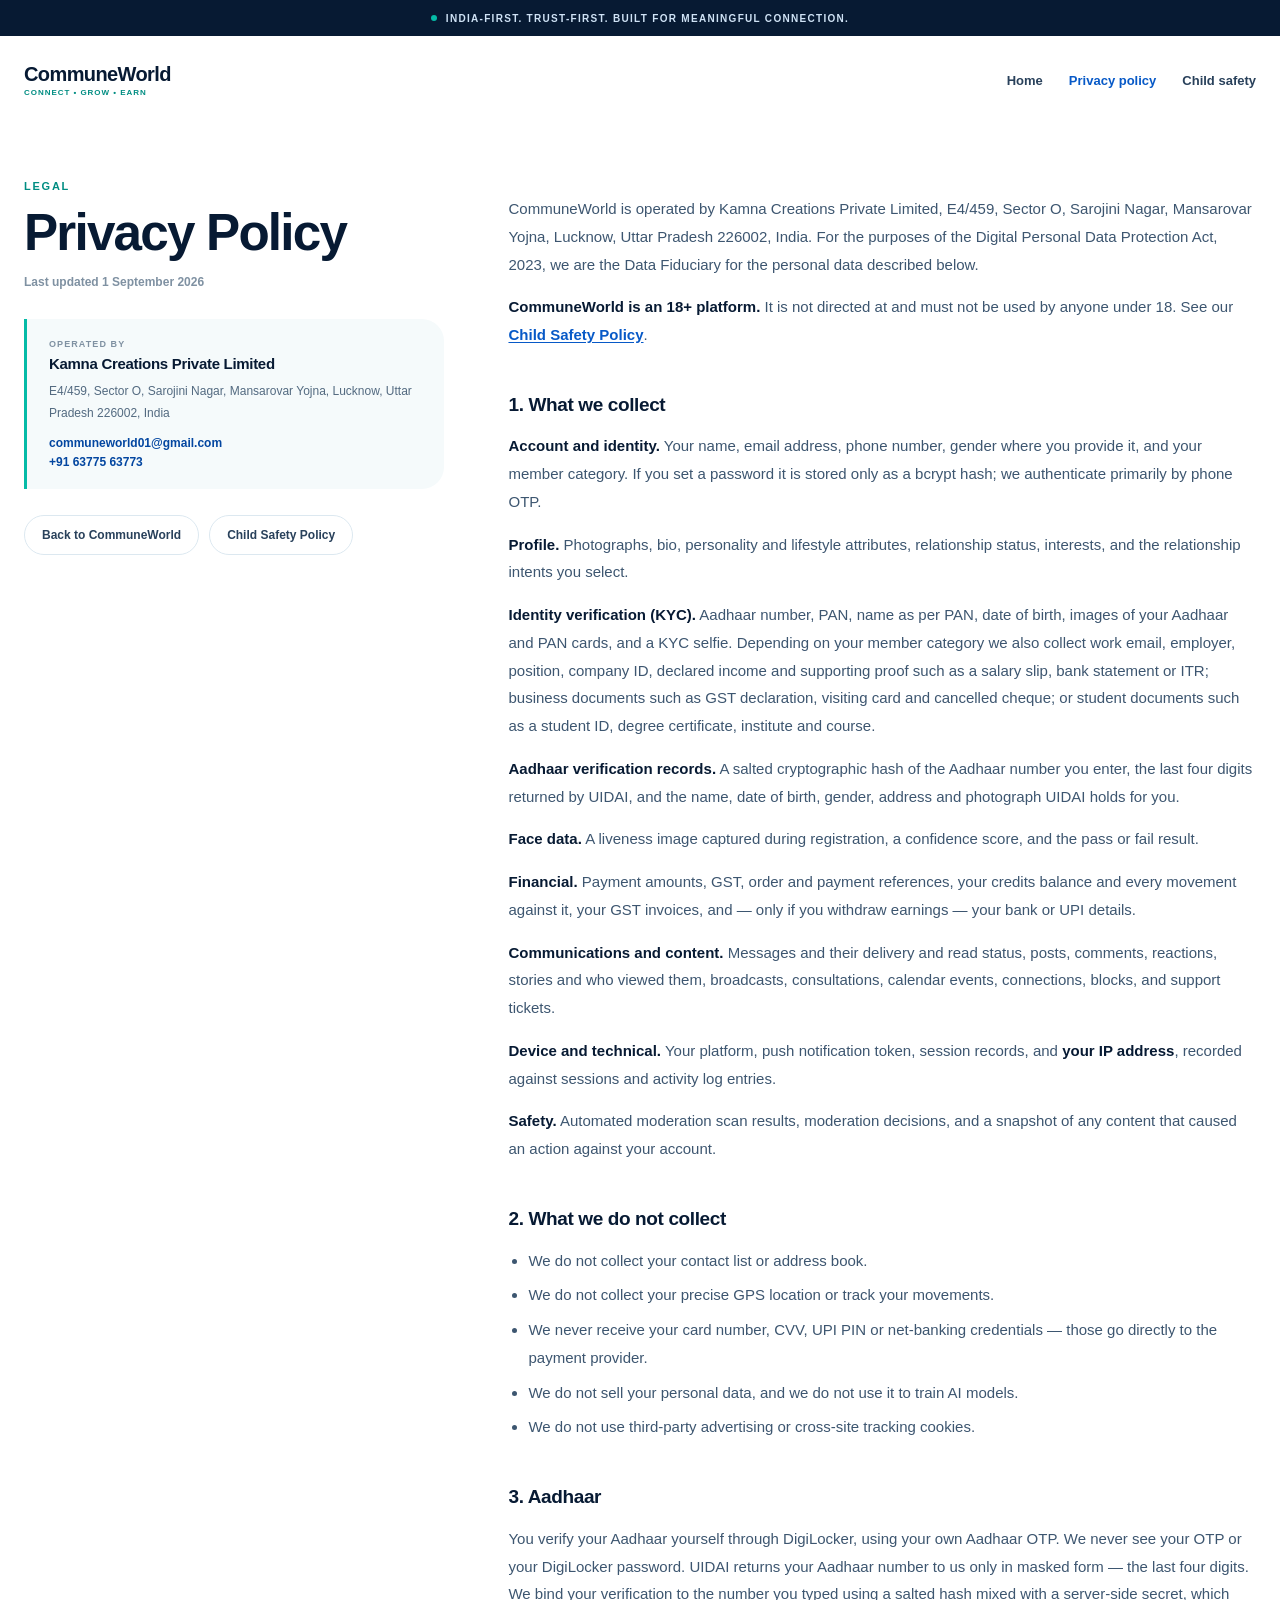
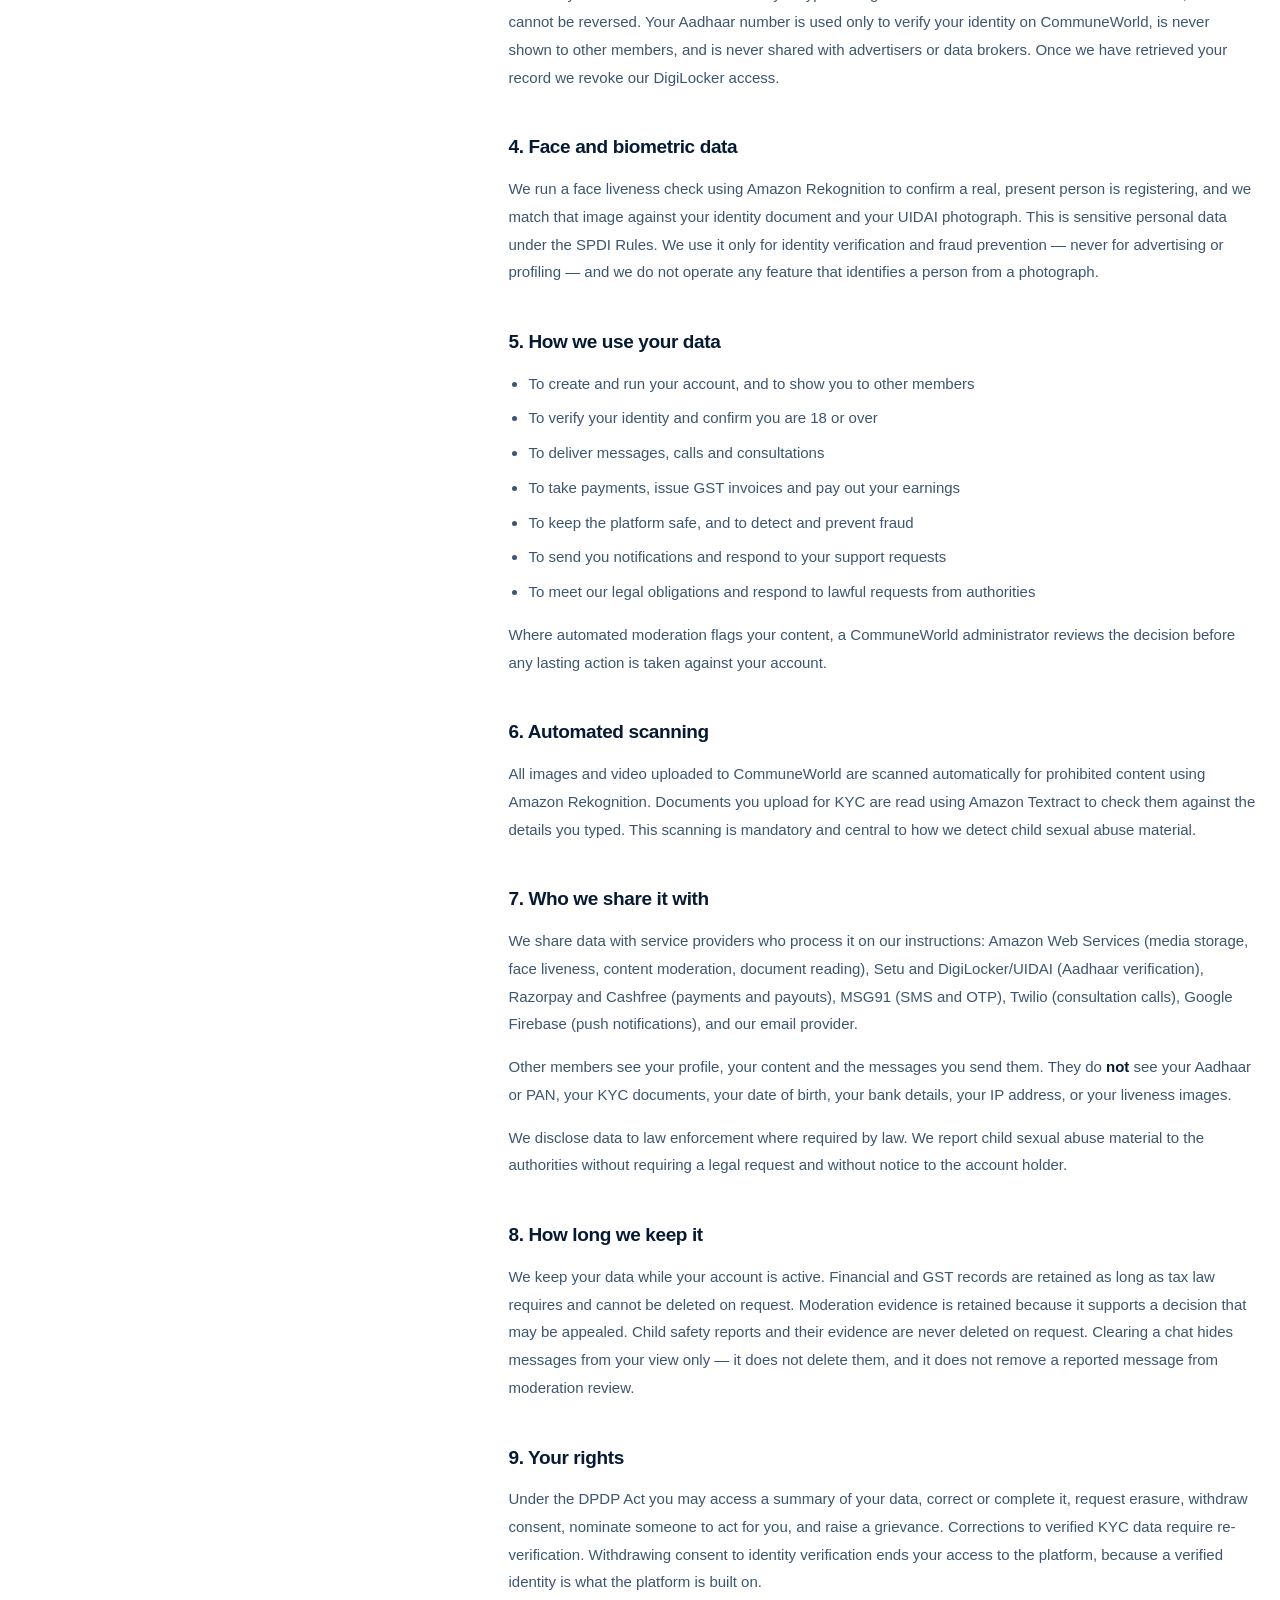
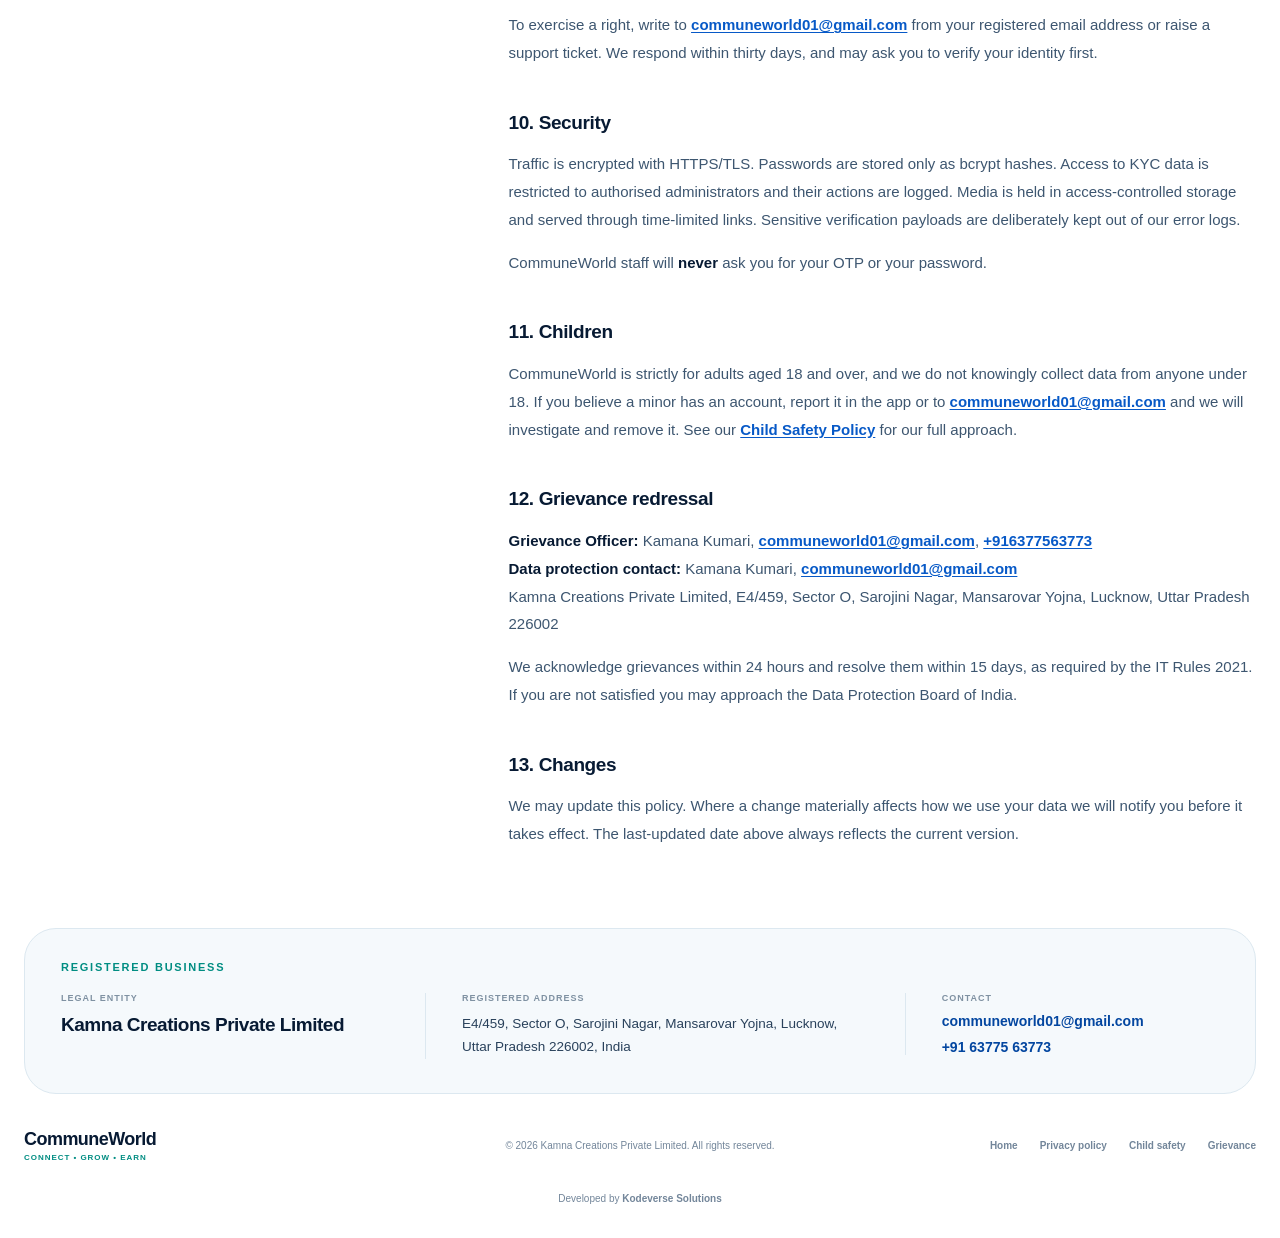
<file: privacy-policy/index.html>
<!DOCTYPE html>
<!-- Standalone CommuneWorld policy page. Renders the live text from the
     content API, and ships a complete copy of the policy inline so the page
     is never blank if that request fails. -->
<html lang="en">
<head>
<meta charset="utf-8"/>
<meta name="viewport" content="width=device-width, initial-scale=1"/>
<title>Privacy Policy — CommuneWorld</title>
<meta name="description" content="How CommuneWorld, operated by Kamna Creations Private Limited, collects, uses, shares and protects your personal data under the DPDP Act 2023."/>
<link rel="canonical" href="https://www.communeworld.com/privacy-policy"/>
<meta property="og:title" content="Privacy Policy — CommuneWorld"/>
<meta property="og:description" content="How CommuneWorld, operated by Kamna Creations Private Limited, collects, uses, shares and protects your personal data under the DPDP Act 2023."/>
<meta property="og:url" content="https://www.communeworld.com/privacy-policy"/>
<meta property="og:site_name" content="CommuneWorld"/>
<meta property="og:type" content="website"/>
<meta property="og:locale" content="en_IN"/>
<meta name="twitter:card" content="summary_large_image"/>
<link rel="shortcut icon" href="https://www.communeworld.com/brand/communeworld-logo.jpg"/>
<link rel="icon" href="https://www.communeworld.com/brand/communeworld-logo.jpg"/>
<script type="application/ld+json">
{
  "@context": "https://schema.org",
  "@type": "Organization",
  "name": "CommuneWorld",
  "legalName": "Kamna Creations Private Limited",
  "url": "https://www.communeworld.com",
  "email": "communeworld01@gmail.com",
  "telephone": "+916377563773",
  "address": {
    "@type": "PostalAddress",
    "streetAddress": "E4/459, Sector O, Sarojini Nagar, Mansarovar Yojna",
    "addressLocality": "Lucknow",
    "addressRegion": "Uttar Pradesh",
    "postalCode": "226002",
    "addressCountry": "IN"
  }
}
</script>
<style>
    :root{
      --ink:#071a33;--ink-soft:#29415b;--blue:#0759c7;--blue-deep:#0346a0;
      --teal:#05bba7;--teal-deep:#008d82;--mint:#d9fbf5;--sky:#e8f4ff;
      --paper:#fff;--cloud:#f5f9fc;--line:#dce8f0;
      --radius-lg:32px;--radius-md:22px;--shadow-soft:0 24px 80px #0835621a;
    }
    *{box-sizing:border-box}
    html{scroll-behavior:smooth;background:var(--paper)}
    body{margin:0;background:var(--paper);color:var(--ink);
      -webkit-font-smoothing:antialiased;text-rendering:optimizelegibility;
      font-family:Avenir Next,Segoe UI,Arial,Helvetica,sans-serif}
    a{color:inherit;text-decoration:none}
    .kicker{color:var(--teal-deep);letter-spacing:.16em;text-transform:uppercase;font-size:11px;font-weight:800;margin:0}

    /* ---- announcement + header (mirrors the home page) ---- */
    .announcement{display:flex;align-items:center;justify-content:center;gap:9px;
      min-height:36px;background:var(--ink);color:#cfe2f5;font-size:10px;
      letter-spacing:.13em;text-transform:uppercase;font-weight:700}
    .announcement-dot{width:6px;height:6px;border-radius:999px;background:var(--teal)}
    .site-header{display:flex;align-items:center;justify-content:space-between;gap:24px;
      width:min(100% - 48px,1400px);margin:0 auto;min-height:88px}
    .brand-link{display:flex;flex-direction:column;gap:2px}
    .brand-link strong{font-size:20px;letter-spacing:-.03em;font-weight:850}
    .brand-link span{font-size:8px;letter-spacing:.12em;font-weight:800;color:var(--teal-deep)}
    .nav-links{display:flex;gap:26px;font-size:13px;font-weight:700;color:var(--ink-soft)}
    .nav-links a{transition:color .18s}
    .nav-links a:hover{color:var(--teal-deep)}
    .nav-links a[aria-current="page"]{color:var(--blue)}

    /* ---- policy head ---- */
    .policy{width:min(100% - 48px,1400px);margin:0 auto;padding:56px 0 24px;
      display:grid;grid-template-columns:minmax(0,.9fr) minmax(0,1.6fr);gap:64px;align-items:start}
    .policy-head{position:sticky;top:34px}
    .policy-head h1{margin:14px 0 0;font-size:clamp(38px,4vw,52px);letter-spacing:-.035em;line-height:1.04}
    .policy-meta{margin:16px 0 0;color:#7f91a2;font-size:12px;font-weight:700}
    .policy-entity{margin-top:30px;padding:20px 22px;border-left:3px solid var(--teal);
      background:#f5fafb;border-radius:0 var(--radius-md) var(--radius-md) 0}
    .policy-entity .entity-label{display:block;color:#7f91a2;letter-spacing:.12em;
      text-transform:uppercase;font-size:9px;font-weight:750}
    .policy-entity strong{display:block;margin-top:6px;font-size:15px;letter-spacing:-.02em}
    .policy-entity address{margin-top:9px;font-style:normal;font-size:12px;line-height:1.8;color:#536a80}
    .policy-entity .entity-contact{display:flex;flex-direction:column;gap:5px;margin-top:12px;
      font-size:12px;font-weight:750;color:var(--blue-deep)}
    .policy-entity .entity-contact a:hover{color:var(--teal-deep);text-decoration:underline}
    .policy-nav{display:flex;flex-wrap:wrap;gap:10px;margin-top:26px}
    .policy-nav a{display:inline-flex;align-items:center;min-height:40px;padding:0 17px;
      border-radius:999px;border:1px solid var(--line);font-size:12px;font-weight:750;
      color:var(--ink-soft);transition:border-color .18s,color .18s,background .18s}
    .policy-nav a:hover{border-color:var(--teal);color:var(--teal-deep);background:var(--mint)}

    /* ---- rendered policy body ---- */
    .policy-content{max-width:760px;color:#3d5670;font-size:15px;line-height:1.85}
    .policy-content h2{margin:44px 0 0;font-size:26px;letter-spacing:-.025em;color:var(--ink);line-height:1.2}
    .policy-content h3{margin:44px 0 0;font-size:19px;letter-spacing:-.02em;color:var(--ink);line-height:1.3}
    .policy-content h3:first-child,.policy-content h2:first-child{margin-top:0}
    .policy-content p{margin:15px 0 0}
    .policy-content ul,.policy-content ol{margin:15px 0 0;padding-left:20px}
    .policy-content li{margin-top:7px}
    .policy-content li>p{margin:0}
    .policy-content strong{color:var(--ink);font-weight:800}
    .policy-content a{color:var(--blue);font-weight:700;text-decoration:underline;text-underline-offset:2px}
    .policy-content a:hover{color:var(--teal-deep)}
    .policy-content table{width:100%;margin-top:22px;border-collapse:collapse;font-size:13px;
      border:1px solid var(--line);border-radius:var(--radius-md);overflow:hidden}
    .policy-content th{background:var(--cloud);color:var(--ink);text-align:left;font-weight:800;
      font-size:10px;letter-spacing:.1em;text-transform:uppercase}
    .policy-content th,.policy-content td{padding:13px 15px;border-bottom:1px solid var(--line);vertical-align:top}
    .policy-content tr:last-child td{border-bottom:0}
    .policy-content td p,.policy-content th p{margin:0}
    .table-scroll{overflow-x:auto}

    /* ---- registered business panel + footer ---- */
    .legal-strip{width:min(100% - 48px,1400px);margin:56px auto 26px;padding:32px 36px 34px;
      background:var(--cloud);border:1px solid var(--line);border-radius:var(--radius-lg)}
    .legal-strip>.kicker{margin-bottom:20px}
    .legal-grid{display:grid;grid-template-columns:1.1fr 1.45fr .95fr;align-items:start}
    .legal-item{display:flex;flex-direction:column;gap:10px;min-width:0;padding-right:36px}
    .legal-item+.legal-item{border-left:1px solid var(--line);padding-left:36px}
    .legal-item:last-child{padding-right:0}
    .legal-label{color:#7f91a2;letter-spacing:.11em;text-transform:uppercase;font-size:9px;font-weight:800}
    .legal-item strong{color:var(--ink);font-size:19px;letter-spacing:-.025em;font-weight:850;line-height:1.25}
    .legal-item address{max-width:400px;font-style:normal;font-size:13.5px;line-height:1.7;color:var(--ink-soft)}
    .legal-item a{width:fit-content;color:var(--blue-deep);font-size:14px;font-weight:750;transition:color .18s}
    .legal-item a:hover{color:var(--teal-deep);text-decoration:underline;text-underline-offset:3px}
    footer{display:grid;grid-template-columns:1fr auto 1fr;align-items:center;gap:24px;
      width:min(100% - 48px,1400px);margin:0 auto;min-height:118px;font-size:10px;color:#73869a}
    .footer-brand{display:flex;flex-direction:column;gap:3px}
    .footer-brand strong{color:var(--ink);font-size:18px;letter-spacing:-.03em}
    .footer-brand span{color:var(--teal-deep);font-size:8px;letter-spacing:.12em;font-weight:800}
    .footer-links{display:flex;flex-wrap:wrap;justify-content:flex-end;gap:22px;font-weight:700}
    .footer-links a{transition:color .18s}
    .footer-links a:hover{color:var(--teal-deep)}
    footer>.footer-credit{grid-area:auto/1/auto/-1;order:4;margin:-12px 0 0;padding-bottom:24px;text-align:center}
    .footer-credit a{font-weight:700;transition:color .18s}
    .footer-credit a:hover{color:var(--teal-deep)}

    @media (width<=960px){
      .policy{grid-template-columns:1fr;gap:40px;padding-top:44px}
      .policy-head{position:static}
      .legal-grid{grid-template-columns:1fr 1fr;gap:26px 34px}
      .legal-item{padding-right:0}
      .legal-item+.legal-item{border-left:0;padding-left:0}
      footer{grid-template-columns:1fr auto}
      footer>p{grid-area:2/1/auto/-1;text-align:left}
      footer>.footer-credit{grid-area:auto/1/auto/-1;text-align:left}
    }
    @media (width<=700px){
      .site-header,.policy,.legal-strip,footer{width:min(100% - 28px,1400px)}
      .announcement{min-height:32px;font-size:9px}
      .legal-strip{margin:38px auto 22px;padding:26px 22px 28px;border-radius:var(--radius-md)}
      .legal-grid{grid-template-columns:1fr;gap:22px}
      .policy-content{font-size:14px}
      footer{display:flex;flex-direction:column;align-items:flex-start;justify-content:center;
        gap:18px;min-height:170px}
      footer>p{order:3;padding:0}
      .footer-links{justify-content:flex-start}
    }
    @media (prefers-reduced-motion:reduce){
      html{scroll-behavior:auto}
      *,:before,:after{transition-duration:.01ms!important}
    }
</style>
</head>
<body data-slug="privacy-policy">
<div class="announcement"><span class="announcement-dot"></span>India-first. Trust-first. Built for meaningful connection.</div>
<header class="site-header">
  <a class="brand-link" href="/" aria-label="CommuneWorld home"><strong>CommuneWorld</strong><span>CONNECT • GROW • EARN</span></a>
  <nav class="nav-links" aria-label="Primary navigation">
    <a href="/">Home</a>
    <a href="/privacy-policy" aria-current="page">Privacy policy</a>
    <a href="/child-safety-policy">Child safety</a>
  </nav>
</header>
<main class="policy">
  <div class="policy-head">
    <p class="kicker">LEGAL</p>
    <h1>Privacy Policy</h1>
    <p class="policy-meta">Last updated <time id="policy-updated" datetime="2026-09-01T12:46:45.138Z">1 September 2026</time></p>
    <div class="policy-entity">
      <span class="entity-label">Operated by</span>
      <strong>Kamna Creations Private Limited</strong>
      <address>E4/459, Sector O, Sarojini Nagar, Mansarovar Yojna, Lucknow, Uttar Pradesh 226002, India</address>
      <div class="entity-contact">
        <a href="mailto:communeworld01@gmail.com">communeworld01@gmail.com</a>
        <a href="tel:+916377563773">+91 63775 63773</a>
      </div>
    </div>
    <div class="policy-nav">
      <a href="/">Back to CommuneWorld</a>
      <a href="/child-safety-policy">Child Safety Policy</a>
    </div>
  </div>
  <article class="policy-content" id="policy-content">
<h2>Privacy Policy</h2><p><strong>Last updated: 1 September 2026</strong></p><p>CommuneWorld is operated by Kamna Creations Private Limited, E4/459, Sector O, Sarojini Nagar, Mansarovar Yojna, Lucknow, Uttar Pradesh 226002, India. For the purposes of the Digital Personal Data Protection Act, 2023, we are the Data Fiduciary for the personal data described below.</p><p><strong>CommuneWorld is an 18+ platform.</strong> It is not directed at and must not be used by anyone under 18. See our <a href="/child-safety-policy">Child Safety Policy</a>.</p><h3>1. What we collect</h3><p><strong>Account and identity.</strong> Your name, email address, phone number, gender where you provide it, and your member category. If you set a password it is stored only as a bcrypt hash; we authenticate primarily by phone OTP.</p><p><strong>Profile.</strong> Photographs, bio, personality and lifestyle attributes, relationship status, interests, and the relationship intents you select.</p><p><strong>Identity verification (KYC).</strong> Aadhaar number, PAN, name as per PAN, date of birth, images of your Aadhaar and PAN cards, and a KYC selfie. Depending on your member category we also collect work email, employer, position, company ID, declared income and supporting proof such as a salary slip, bank statement or ITR; business documents such as GST declaration, visiting card and cancelled cheque; or student documents such as a student ID, degree certificate, institute and course.</p><p><strong>Aadhaar verification records.</strong> A salted cryptographic hash of the Aadhaar number you enter, the last four digits returned by UIDAI, and the name, date of birth, gender, address and photograph UIDAI holds for you.</p><p><strong>Face data.</strong> A liveness image captured during registration, a confidence score, and the pass or fail result.</p><p><strong>Financial.</strong> Payment amounts, GST, order and payment references, your credits balance and every movement against it, your GST invoices, and — only if you withdraw earnings — your bank or UPI details.</p><p><strong>Communications and content.</strong> Messages and their delivery and read status, posts, comments, reactions, stories and who viewed them, broadcasts, consultations, calendar events, connections, blocks, and support tickets.</p><p><strong>Device and technical.</strong> Your platform, push notification token, session records, and <strong>your IP address</strong>, recorded against sessions and activity log entries.</p><p><strong>Safety.</strong> Automated moderation scan results, moderation decisions, and a snapshot of any content that caused an action against your account.</p><h3>2. What we do not collect</h3><ul><li><p>We do not collect your contact list or address book.</p></li><li><p>We do not collect your precise GPS location or track your movements.</p></li><li><p>We never receive your card number, CVV, UPI PIN or net-banking credentials — those go directly to the payment provider.</p></li><li><p>We do not sell your personal data, and we do not use it to train AI models.</p></li><li><p>We do not use third-party advertising or cross-site tracking cookies.</p></li></ul><h3>3. Aadhaar</h3><p>You verify your Aadhaar yourself through DigiLocker, using your own Aadhaar OTP. We never see your OTP or your DigiLocker password. UIDAI returns your Aadhaar number to us only in masked form — the last four digits. We bind your verification to the number you typed using a salted hash mixed with a server-side secret, which cannot be reversed. Your Aadhaar number is used only to verify your identity on CommuneWorld, is never shown to other members, and is never shared with advertisers or data brokers. Once we have retrieved your record we revoke our DigiLocker access.</p><h3>4. Face and biometric data</h3><p>We run a face liveness check using Amazon Rekognition to confirm a real, present person is registering, and we match that image against your identity document and your UIDAI photograph. This is sensitive personal data under the SPDI Rules. We use it only for identity verification and fraud prevention — never for advertising or profiling — and we do not operate any feature that identifies a person from a photograph.</p><h3>5. How we use your data</h3><ul><li><p>To create and run your account, and to show you to other members</p></li><li><p>To verify your identity and confirm you are 18 or over</p></li><li><p>To deliver messages, calls and consultations</p></li><li><p>To take payments, issue GST invoices and pay out your earnings</p></li><li><p>To keep the platform safe, and to detect and prevent fraud</p></li><li><p>To send you notifications and respond to your support requests</p></li><li><p>To meet our legal obligations and respond to lawful requests from authorities</p></li></ul><p>Where automated moderation flags your content, a CommuneWorld administrator reviews the decision before any lasting action is taken against your account.</p><h3>6. Automated scanning</h3><p>All images and video uploaded to CommuneWorld are scanned automatically for prohibited content using Amazon Rekognition. Documents you upload for KYC are read using Amazon Textract to check them against the details you typed. This scanning is mandatory and central to how we detect child sexual abuse material.</p><h3>7. Who we share it with</h3><p>We share data with service providers who process it on our instructions: Amazon Web Services (media storage, face liveness, content moderation, document reading), Setu and DigiLocker/UIDAI (Aadhaar verification), Razorpay and Cashfree (payments and payouts), MSG91 (SMS and OTP), Twilio (consultation calls), Google Firebase (push notifications), and our email provider.</p><p>Other members see your profile, your content and the messages you send them. They do <strong>not</strong> see your Aadhaar or PAN, your KYC documents, your date of birth, your bank details, your IP address, or your liveness images.</p><p>We disclose data to law enforcement where required by law. We report child sexual abuse material to the authorities without requiring a legal request and without notice to the account holder.</p><h3>8. How long we keep it</h3><p>We keep your data while your account is active. Financial and GST records are retained as long as tax law requires and cannot be deleted on request. Moderation evidence is retained because it supports a decision that may be appealed. Child safety reports and their evidence are never deleted on request. Clearing a chat hides messages from your view only — it does not delete them, and it does not remove a reported message from moderation review.</p><h3>9. Your rights</h3><p>Under the DPDP Act you may access a summary of your data, correct or complete it, request erasure, withdraw consent, nominate someone to act for you, and raise a grievance. Corrections to verified KYC data require re-verification. Withdrawing consent to identity verification ends your access to the platform, because a verified identity is what the platform is built on.</p><p>To exercise a right, write to communeworld01@gmail.com from your registered email address or raise a support ticket. We respond within thirty days, and may ask you to verify your identity first.</p><h3>10. Security</h3><p>Traffic is encrypted with HTTPS/TLS. Passwords are stored only as bcrypt hashes. Access to KYC data is restricted to authorised administrators and their actions are logged. Media is held in access-controlled storage and served through time-limited links. Sensitive verification payloads are deliberately kept out of our error logs.</p><p>CommuneWorld staff will <strong>never</strong> ask you for your OTP or your password.</p><h3>11. Children</h3><p>CommuneWorld is strictly for adults aged 18 and over, and we do not knowingly collect data from anyone under 18. If you believe a minor has an account, report it in the app or to communeworld01@gmail.com and we will investigate and remove it. See our <a href="/child-safety-policy">Child Safety Policy</a> for our full approach.</p><h3>12. Grievance redressal</h3><p><strong>Grievance Officer:</strong> Kamana Kumari, communeworld01@gmail.com, +916377563773<br /><strong>Data protection contact:</strong> Kamana Kumari, communeworld01@gmail.com<br />Kamna Creations Private Limited, E4/459, Sector O, Sarojini Nagar, Mansarovar Yojna, Lucknow, Uttar Pradesh 226002</p><p>We acknowledge grievances within 24 hours and resolve them within 15 days, as required by the IT Rules 2021. If you are not satisfied you may approach the Data Protection Board of India.</p><h3>13. Changes</h3><p>We may update this policy. Where a change materially affects how we use your data we will notify you before it takes effect. The last-updated date above always reflects the current version.</p>
  </article>
</main>
<section class="legal-strip" id="legal" aria-label="Registered business details">
  <p class="kicker">Registered business</p>
  <div class="legal-grid">
    <div class="legal-item">
      <span class="legal-label">Legal entity</span>
      <strong>Kamna Creations Private Limited</strong>
    </div>
    <div class="legal-item">
      <span class="legal-label">Registered address</span>
      <address>E4/459, Sector O, Sarojini Nagar, Mansarovar Yojna, Lucknow, Uttar Pradesh 226002, India</address>
    </div>
    <div class="legal-item">
      <span class="legal-label">Contact</span>
      <a href="mailto:communeworld01@gmail.com">communeworld01@gmail.com</a>
      <a href="tel:+916377563773">+91 63775 63773</a>
    </div>
  </div>
</section>
<footer>
  <div class="footer-brand"><strong>CommuneWorld</strong><span>CONNECT • GROW • EARN</span></div>
  <p>© 2026 Kamna Creations Private Limited. All rights reserved.</p>
  <div class="footer-links">
    <a href="/">Home</a>
    <a href="/privacy-policy">Privacy policy</a>
    <a href="/child-safety-policy">Child safety</a>
    <a href="mailto:communeworld01@gmail.com">Grievance</a>
  </div>
  <p class="footer-credit">Developed by <a href="https://kodeversesolutions.com/" target="_blank" rel="noopener">Kodeverse Solutions</a></p>
</footer>
<script>
/* Fetches the live policy text from the CommuneWorld content API and renders it.
   The page already ships a complete copy of the policy in the markup below, so if
   the API is unreachable the visitor (or an app-store / payment-gateway reviewer)
   still sees the full policy. The fetch only ever replaces good content with newer
   good content -- it never blanks the page. */
(function () {
  var API_BASE = 'https://api.communeworld.com/api/content-pages/';
  var CONTACT_EMAIL = 'communeworld01@gmail.com';

  var body = document.body;
  var slug = body.getAttribute('data-slug');
  var target = document.getElementById('policy-content');
  var stamp = document.getElementById('policy-updated');
  var heading = document.querySelector('.policy-head h1');
  var pageTitle = heading ? heading.textContent.trim().toLowerCase() : '';

  /* Tags and attributes we are willing to render. Anything else is dropped, so a
     compromised or mistyped CMS entry cannot inject script into this page. */
  var ALLOWED_TAGS = ('h1 h2 h3 h4 h5 h6 p div span section article ul ol li dl dt dd ' +
    'strong b em i u s small sub sup br hr a blockquote code pre figure figcaption ' +
    'table thead tbody tfoot tr th td caption colgroup col img').toUpperCase().split(' ');
  var ALLOWED_ATTRS = ['href', 'title', 'alt', 'src', 'colspan', 'rowspan', 'span', 'datetime'];

  function sanitize(root) {
    var nodes = Array.prototype.slice.call(root.querySelectorAll('*'));
    nodes.forEach(function (el) {
      if (ALLOWED_TAGS.indexOf(el.tagName) === -1) {
        if (el.parentNode) el.parentNode.removeChild(el);
        return;
      }
      Array.prototype.slice.call(el.attributes).forEach(function (attr) {
        var name = attr.name.toLowerCase();
        var value = (attr.value || '').trim();
        var unsafeUrl = (name === 'href' || name === 'src') && /^(javascript|data|vbscript):/i.test(value);
        if (ALLOWED_ATTRS.indexOf(name) === -1 || unsafeUrl) el.removeAttribute(attr.name);
      });
      if (el.tagName === 'A' && el.getAttribute('href')) {
        var href = el.getAttribute('href');
        if (/^https?:/i.test(href)) {
          el.setAttribute('target', '_blank');
          el.setAttribute('rel', 'noopener noreferrer');
        }
      }
    });
    return root;
  }

  function textNodes(root) {
    var walker = document.createTreeWalker(root, NodeFilter.SHOW_TEXT, null, false);
    var out = [], node;
    while ((node = walker.nextNode())) out.push(node);
    return out;
  }

  /* The stored copy still carries editorial placeholders such as [CSAE EMAIL].
     Publishing those verbatim would defeat the purpose of the page, so they are
     resolved to the published contact address at render time. Remove this once
     the placeholders are fixed in the CMS. */
  function resolvePlaceholders(root) {
    textNodes(root).forEach(function (node) {
      if (node.nodeValue.indexOf('[') === -1) return;
      node.nodeValue = node.nodeValue
        .replace(/\[\s*(?:DPO|GRIEVANCE|CSAE|SUPPORT|CONTACT)\s+EMAIL\s*\]/gi, CONTACT_EMAIL);
    });
  }

  /* Turns bare email addresses and the published phone number into real links. */
  function linkify(root) {
    var pattern = /([A-Za-z0-9._%+-]+@[A-Za-z0-9.-]+\.[A-Za-z]{2,})|(\+91[\s-]?\d{5}[\s-]?\d{5})/g;
    textNodes(root).forEach(function (node) {
      var parent = node.parentNode;
      if (!parent || (parent.closest && parent.closest('a'))) return;
      var text = node.nodeValue;
      pattern.lastIndex = 0;
      if (!pattern.test(text)) return;

      pattern.lastIndex = 0;
      var frag = document.createDocumentFragment();
      var last = 0, match;
      while ((match = pattern.exec(text))) {
        if (match.index > last) frag.appendChild(document.createTextNode(text.slice(last, match.index)));
        var link = document.createElement('a');
        link.textContent = match[0];
        link.setAttribute('href', match[1] ? 'mailto:' + match[1] : 'tel:' + match[0].replace(/[\s-]/g, ''));
        frag.appendChild(link);
        last = match.index + match[0].length;
      }
      if (last < text.length) frag.appendChild(document.createTextNode(text.slice(last)));
      parent.replaceChild(frag, node);
    });
  }

  /* The stored content repeats the policy title and its own "Last updated" line.
     Both are already rendered in the page header, so drop the duplicates. */
  function dropDuplicateLede(root) {
    var first = root.firstElementChild;
    if (first && /^H[1-3]$/.test(first.tagName) &&
        first.textContent.trim().toLowerCase().indexOf(pageTitle) === 0) {
      root.removeChild(first);
    }
    var next = root.firstElementChild;
    if (next && next.tagName === 'P' && /last\s+updated/i.test(next.textContent)) {
      root.removeChild(next);
    }
  }

  /* Wide tables must scroll inside their own box rather than the page. */
  function wrapTables(root) {
    Array.prototype.slice.call(root.querySelectorAll('table')).forEach(function (table) {
      if (table.parentNode && table.parentNode.classList.contains('table-scroll')) return;
      var box = document.createElement('div');
      box.className = 'table-scroll';
      table.parentNode.insertBefore(box, table);
      box.appendChild(table);
    });
  }

  function polish(root) {
    dropDuplicateLede(root);
    resolvePlaceholders(root);
    linkify(root);
    wrapTables(root);
  }

  function setUpdated(iso) {
    if (!stamp || !iso) return;
    var date = new Date(iso);
    if (isNaN(date.getTime())) return;
    stamp.textContent = date.toLocaleDateString('en-GB', { day: 'numeric', month: 'long', year: 'numeric' });
    stamp.setAttribute('datetime', iso);
  }

  /* Clean up the copy that shipped with the page, so it reads identically to the
     live one even when the request below never completes. */
  if (target) polish(target);

  if (!target || !slug || typeof fetch !== 'function') return;

  fetch(API_BASE + slug, { headers: { Accept: 'application/json' }, credentials: 'omit' })
    .then(function (response) {
      if (!response.ok) throw new Error('HTTP ' + response.status);
      return response.json();
    })
    .then(function (payload) {
      var data = payload && payload.data;
      if (!data || typeof data.content !== 'string' || data.content.trim().length < 200) {
        throw new Error('empty content');
      }
      var parsed = new DOMParser().parseFromString('<div>' + data.content + '</div>', 'text/html');
      var incoming = parsed.body.firstElementChild;
      sanitize(incoming);
      polish(incoming);
      if (!incoming.textContent.trim()) throw new Error('nothing left to render');

      target.textContent = '';
      while (incoming.firstChild) target.appendChild(document.adoptNode(incoming.firstChild));
      setUpdated(data.updated_at);
      body.setAttribute('data-source', 'live');
    })
    .catch(function () {
      /* Keep the copy that shipped with the page. */
      body.setAttribute('data-source', 'builtin');
    });
})();
</script>
</body>
</html>
</file>
